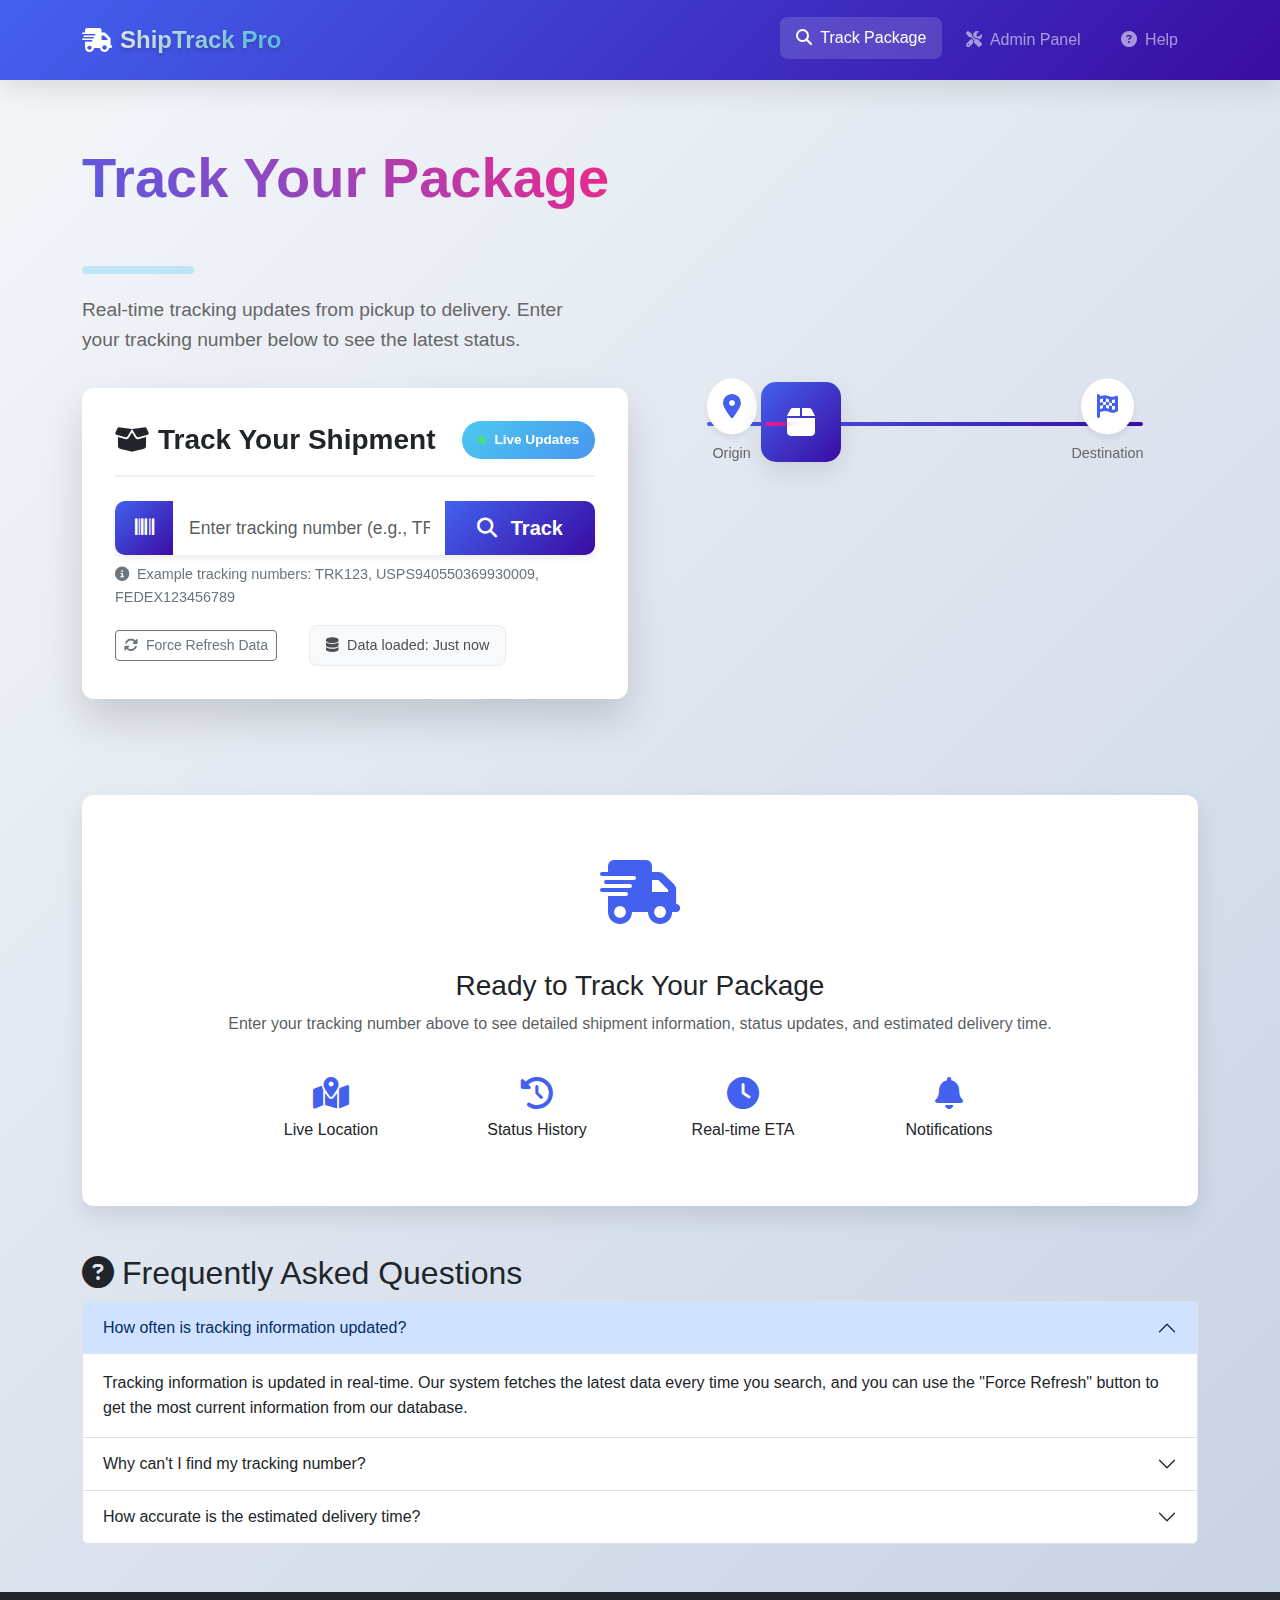
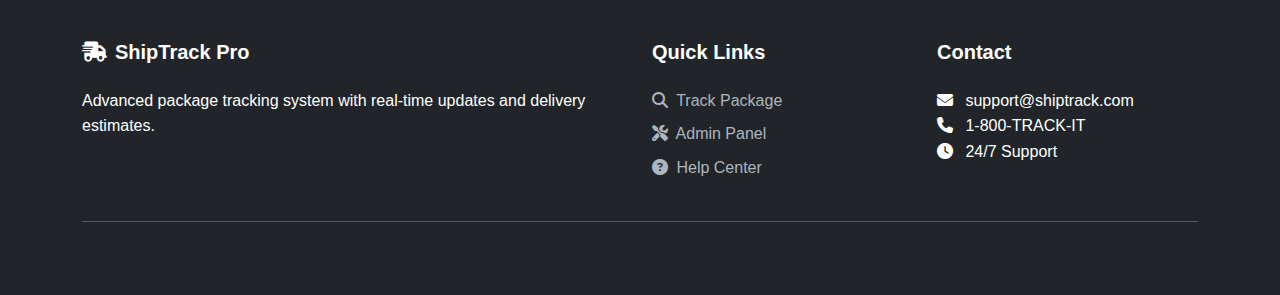
<file: index.html>
<!DOCTYPE html>
<html lang="en">
<head>
    <meta charset="UTF-8">
    <meta name="viewport" content="width=device-width, initial-scale=1.0">
    <title>Track Package | Shipment Tracker</title>
    <link href="https://cdn.jsdelivr.net/npm/bootstrap@5.3.0/dist/css/bootstrap.min.css" rel="stylesheet">
    <link rel="stylesheet" href="https://cdnjs.cloudflare.com/ajax/libs/font-awesome/6.4.0/css/all.min.css">
    <link rel="stylesheet" href="style.css">
    <link rel="icon" type="image/x-icon" href="data:image/svg+xml,<svg xmlns=%22http://www.w3.org/2000/svg%22 viewBox=%220 0 100 100%22><text y=%22.9em%22 font-size=%2290%22>📦</text></svg>">
</head>
<body>
    <!-- Navigation -->
    <nav class="navbar navbar-expand-lg navbar-dark">
        <div class="container">
            <a class="navbar-brand" href="#">
                <i class="fas fa-shipping-fast me-2"></i>
                <span class="brand-text">ShipTrack Pro</span>
            </a>
            <button class="navbar-toggler" type="button" data-bs-toggle="collapse" data-bs-target="#navbarNav">
                <span class="navbar-toggler-icon"></span>
            </button>
            <div class="collapse navbar-collapse" id="navbarNav">
                <ul class="navbar-nav ms-auto">
                    <li class="nav-item">
                        <a class="nav-link active" href="index.html">
                            <i class="fas fa-search me-1"></i> Track Package
                        </a>
                    </li>
                    <li class="nav-item">
                        <a class="nav-link" href="admin.html">
                            <i class="fas fa-tools me-1"></i> Admin Panel
                        </a>
                    </li>
                    <li class="nav-item">
                        <a class="nav-link" href="#faq">
                            <i class="fas fa-question-circle me-1"></i> Help
                        </a>
                    </li>
                </ul>
            </div>
        </div>
    </nav>

    <!-- Hero Section -->
    <div class="hero-section">
        <div class="container">
            <div class="row align-items-center">
                <div class="col-lg-6">
                    <h1 class="hero-title">
                        Track Your Package <span class="highlight">Live</span>
                    </h1>
                    <p class="hero-subtitle">
                        Real-time tracking updates from pickup to delivery. Enter your tracking number below to see the latest status.
                    </p>
                    
                    <!-- Tracking Form -->
                    <div class="tracking-card">
                        <div class="tracking-header">
                            <h3><i class="fas fa-box-open me-2"></i>Track Your Shipment</h3>
                            <div class="tracking-badge">
                                <span class="live-dot"></span> Live Updates
                            </div>
                        </div>
                        
                        <form id="trackingForm" class="tracking-form">
                            <div class="input-group">
                                <span class="input-group-text">
                                    <i class="fas fa-barcode"></i>
                                </span>
                                <input type="text" 
                                       id="t_tracking_id" 
                                       class="form-control form-control-lg" 
                                       placeholder="Enter tracking number (e.g., TRK123456789)" 
                                       required
                                       autocomplete="off">
                                <button type="submit" class="btn btn-primary btn-lg">
                                    <i class="fas fa-search me-2"></i> Track
                                </button>
                            </div>
                            <div class="form-text mt-2">
                                <i class="fas fa-info-circle me-1"></i>
                                Example tracking numbers: TRK123, USPS940550369930009, FEDEX123456789
                            </div>
                        </form>
                        
                        <!-- Refresh Controls -->
                        <div class="refresh-controls mt-3">
                            <button id="refreshBtn" class="btn btn-outline-secondary btn-sm">
                                <i class="fas fa-sync-alt me-1"></i> Force Refresh Data
                            </button>
                            <span class="cache-info ms-3">
                                <i class="fas fa-database me-1"></i>
                                <span id="cacheStatus">Data loaded: Just now</span>
                            </span>
                        </div>
                    </div>
                </div>
                
                <div class="col-lg-6">
                    <div class="illustration">
                        <div class="package-animation">
                            <div class="package">
                                <i class="fas fa-box"></i>
                            </div>
                            <div class="tracking-line">
                                <div class="progress-dot"></div>
                            </div>
                            <div class="locations">
                                <div class="location start">
                                    <i class="fas fa-map-marker-alt"></i>
                                    <span>Origin</span>
                                </div>
                                <div class="location end">
                                    <i class="fas fa-flag-checkered"></i>
                                    <span>Destination</span>
                                </div>
                            </div>
                        </div>
                    </div>
                </div>
            </div>
        </div>
    </div>

    <!-- Results Section -->
    <div class="container mt-5">
        <div id="trackingResult" class="tracking-result">
            <!-- Initial welcome message -->
            <div class="welcome-message text-center py-5">
                <div class="welcome-icon">
                    <i class="fas fa-shipping-fast"></i>
                </div>
                <h3>Ready to Track Your Package</h3>
                <p class="text-muted">Enter your tracking number above to see detailed shipment information, status updates, and estimated delivery time.</p>
                <div class="features mt-4">
                    <div class="row">
                        <div class="col-md-3">
                            <div class="feature-item">
                                <i class="fas fa-map-marked-alt"></i>
                                <span>Live Location</span>
                            </div>
                        </div>
                        <div class="col-md-3">
                            <div class="feature-item">
                                <i class="fas fa-history"></i>
                                <span>Status History</span>
                            </div>
                        </div>
                        <div class="col-md-3">
                            <div class="feature-item">
                                <i class="fas fa-clock"></i>
                                <span>Real-time ETA</span>
                            </div>
                        </div>
                        <div class="col-md-3">
                            <div class="feature-item">
                                <i class="fas fa-bell"></i>
                                <span>Notifications</span>
                            </div>
                        </div>
                    </div>
                </div>
            </div>
        </div>
    </div>

    <!-- FAQ Section -->
    <div class="container mt-5" id="faq">
        <div class="faq-section">
            <h2 class="section-title">
                <i class="fas fa-question-circle me-2"></i>Frequently Asked Questions
            </h2>
            <div class="accordion" id="faqAccordion">
                <div class="accordion-item">
                    <h2 class="accordion-header">
                        <button class="accordion-button" type="button" data-bs-toggle="collapse" data-bs-target="#faq1">
                            How often is tracking information updated?
                        </button>
                    </h2>
                    <div id="faq1" class="accordion-collapse collapse show" data-bs-parent="#faqAccordion">
                        <div class="accordion-body">
                            Tracking information is updated in real-time. Our system fetches the latest data every time you search, and you can use the "Force Refresh" button to get the most current information from our database.
                        </div>
                    </div>
                </div>
                <div class="accordion-item">
                    <h2 class="accordion-header">
                        <button class="accordion-button collapsed" type="button" data-bs-toggle="collapse" data-bs-target="#faq2">
                            Why can't I find my tracking number?
                        </button>
                    </h2>
                    <div id="faq2" class="accordion-collapse collapse" data-bs-parent="#faqAccordion">
                        <div class="accordion-body">
                            Make sure you're entering the exact tracking number provided by the sender. Tracking numbers are case-sensitive. If you still can't find it, contact the sender to verify the tracking number.
                        </div>
                    </div>
                </div>
                <div class="accordion-item">
                    <h2 class="accordion-header">
                        <button class="accordion-button collapsed" type="button" data-bs-toggle="collapse" data-bs-target="#faq3">
                            How accurate is the estimated delivery time?
                        </button>
                    </h2>
                    <div id="faq3" class="accordion-collapse collapse" data-bs-parent="#faqAccordion">
                        <div class="accordion-body">
                            Estimated delivery times are calculated based on distance between origin and destination ZIP codes. They become more accurate when the package is marked as "OUT FOR DELIVERY."
                        </div>
                    </div>
                </div>
            </div>
        </div>
    </div>

    <!-- Footer -->
    <footer class="footer mt-5">
        <div class="container">
            <div class="row">
                <div class="col-md-6">
                    <h5><i class="fas fa-shipping-fast me-2"></i>ShipTrack Pro</h5>
                    <p>Advanced package tracking system with real-time updates and delivery estimates.</p>
                </div>
                <div class="col-md-3">
                    <h5>Quick Links</h5>
                    <ul class="list-unstyled">
                        <li><a href="index.html" class="footer-link"><i class="fas fa-search me-1"></i> Track Package</a></li>
                        <li><a href="admin.html" class="footer-link"><i class="fas fa-tools me-1"></i> Admin Panel</a></li>
                        <li><a href="#faq" class="footer-link"><i class="fas fa-question-circle me-1"></i> Help Center</a></li>
                    </ul>
                </div>
                <div class="col-md-3">
                    <h5>Contact</h5>
                    <ul class="list-unstyled">
                        <li><i class="fas fa-envelope me-2"></i> support@shiptrack.com</li>
                        <li><i class="fas fa-phone me-2"></i> 1-800-TRACK-IT</li>
                        <li><i class="fas fa-clock me-2"></i> 24/7 Support</li>
                    </ul>
                </div>
            </div>
            <hr>
            <div class="row">
                <div class="col-md-6">
                    <span class="text-muted">© 2024 ShipTrack Pro. All rights reserved.</span>
                </div>
                <div class="col-md-6 text-md-end">
                    <span class="text-muted">
                        <i class="fas fa-database me-1"></i>
                        <span id="apiStatus">API: Connected</span>
                    </span>
                </div>
            </div>
        </div>
    </footer>

    <!-- Bootstrap JS -->
    <script src="https://cdn.jsdelivr.net/npm/bootstrap@5.3.0/dist/js/bootstrap.bundle.min.js"></script>
    <!-- Custom JS -->
    <script src="public.js"></script>
    
    <script>
    // Initialize some UI interactions
    document.addEventListener('DOMContentLoaded', function() {
        // Update cache status
        function updateCacheStatus() {
            if (window.dataCache && window.dataCache.timestamp) {
                const age = Math.floor((Date.now() - window.dataCache.timestamp) / 1000);
                let status = 'Just now';
                
                if (age > 60) {
                    const minutes = Math.floor(age / 60);
                    status = `${minutes} minute${minutes > 1 ? 's' : ''} ago`;
                } else if (age > 0) {
                    status = `${age} second${age > 1 ? 's' : ''} ago`;
                }
                
                document.getElementById('cacheStatus').textContent = `Data loaded: ${status}`;
            }
        }
        
        // Update cache status every 10 seconds
        setInterval(updateCacheStatus, 10000);
        updateCacheStatus();
        
        // URL parameter tracking
        const urlParams = new URLSearchParams(window.location.search);
        const trackingId = urlParams.get('tracking');
        
        if (trackingId) {
            const input = document.getElementById('t_tracking_id');
            if (input) {
                input.value = trackingId;
                // Trigger search after a short delay
                setTimeout(() => {
                    document.getElementById('trackingForm').dispatchEvent(new Event('submit'));
                }, 1000);
            }
        }
        
        // Animate the package illustration
        animatePackage();
    });
    
    function animatePackage() {
        const dot = document.querySelector('.progress-dot');
        if (dot) {
            let position = 0;
            setInterval(() => {
                position = (position + 1) % 100;
                dot.style.left = `${position}%`;
            }, 50);
        }
    }
    </script>
</body>
</html>
</file>
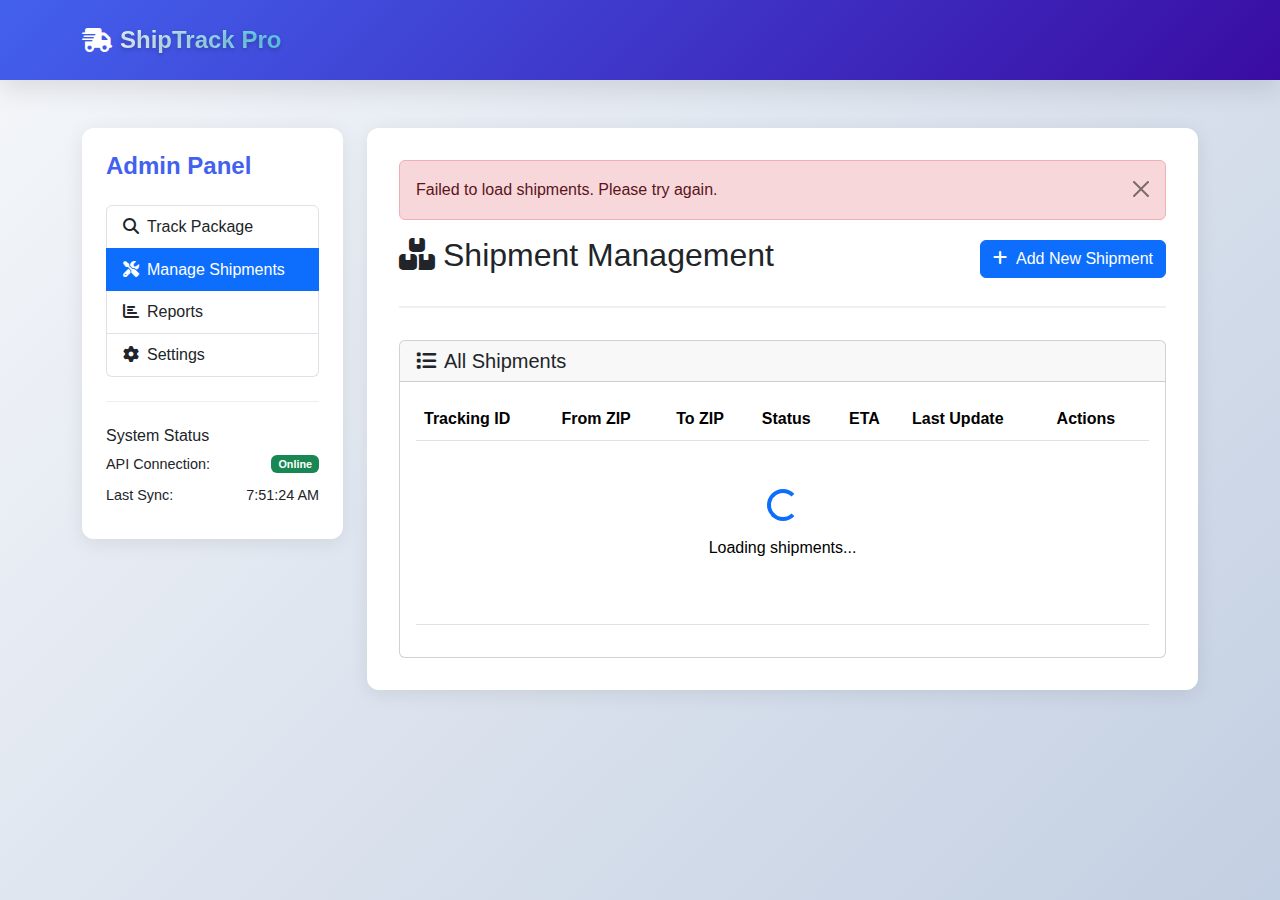
<file: admin.html>
<!DOCTYPE html>
<html lang="en">
<head>
    <meta charset="UTF-8">
    <meta name="viewport" content="width=device-width, initial-scale=1.0">
    <title>Admin Panel | ShipTrack Pro</title>
    <link href="https://cdn.jsdelivr.net/npm/bootstrap@5.3.0/dist/css/bootstrap.min.css" rel="stylesheet">
    <link rel="stylesheet" href="https://cdnjs.cloudflare.com/ajax/libs/font-awesome/6.4.0/css/all.min.css">
    <link rel="stylesheet" href="style.css">
</head>
<body>
    <nav class="navbar navbar-expand-lg navbar-dark">
        <div class="container">
            <a class="navbar-brand" href="index.html">
                <i class="fas fa-shipping-fast me-2"></i>
                <span class="brand-text">ShipTrack Pro</span>
            </a>
        </div>
    </nav>

    <div class="container mt-5">
        <div class="row">
            <div class="col-lg-3">
                <div class="admin-sidebar">
                    <h4 class="sidebar-title">Admin Panel</h4>
                    <div class="list-group">
                        <a href="index.html" class="list-group-item list-group-item-action">
                            <i class="fas fa-search me-2"></i>Track Package
                        </a>
                        <a href="admin.html" class="list-group-item list-group-item-action active">
                            <i class="fas fa-tools me-2"></i>Manage Shipments
                        </a>
                        <a href="#reports" class="list-group-item list-group-item-action">
                            <i class="fas fa-chart-bar me-2"></i>Reports
                        </a>
                        <a href="#settings" class="list-group-item list-group-item-action">
                            <i class="fas fa-cog me-2"></i>Settings
                        </a>
                    </div>
                    
                    <div class="sidebar-stats mt-4">
                        <h6>System Status</h6>
                        <div class="stat-item">
                            <span>API Connection:</span>
                            <span class="badge bg-success">Online</span>
                        </div>
                        <div class="stat-item">
                            <span>Last Sync:</span>
                            <span id="lastSync">Just now</span>
                        </div>
                    </div>
                </div>
            </div>
            
            <div class="col-lg-9">
                <div class="admin-content">
                    <div class="admin-header">
                        <h2><i class="fas fa-boxes me-2"></i>Shipment Management</h2>
                        <button class="btn btn-primary" data-bs-toggle="modal" data-bs-target="#addShipmentModal">
                            <i class="fas fa-plus me-2"></i>Add New Shipment
                        </button>
                    </div>
                    
                    <div class="card mt-4">
                        <div class="card-header">
                            <h5 class="mb-0"><i class="fas fa-list me-2"></i>All Shipments</h5>
                        </div>
                        <div class="card-body">
                            <div class="table-responsive">
                                <table class="table table-hover" id="shipmentsTable">
                                    <thead>
                                        <tr>
                                            <th>Tracking ID</th>
                                            <th>From ZIP</th>
                                            <th>To ZIP</th>
                                            <th>Status</th>
                                            <th>ETA</th>
                                            <th>Last Update</th>
                                            <th>Actions</th>
                                        </tr>
                                    </thead>
                                    <tbody>
                                        <!-- Data will be loaded here -->
                                        <tr id="loadingRow">
                                            <td colspan="7" class="text-center py-5">
                                                <div class="spinner-border text-primary" role="status">
                                                    <span class="visually-hidden">Loading...</span>
                                                </div>
                                                <p class="mt-2">Loading shipments...</p>
                                            </td>
                                        </tr>
                                    </tbody>
                                </table>
                            </div>
                        </div>
                    </div>
                </div>
            </div>
        </div>
    </div>

    <!-- Add Shipment Modal -->
    <div class="modal fade" id="addShipmentModal" tabindex="-1">
        <div class="modal-dialog modal-lg">
            <div class="modal-content">
                <div class="modal-header">
                    <h5 class="modal-title"><i class="fas fa-plus-circle me-2"></i>Add New Shipment</h5>
                    <button type="button" class="btn-close" data-bs-dismiss="modal"></button>
                </div>
                <div class="modal-body">
                    <form id="addShipmentForm">
                        <div class="row">
                            <div class="col-md-6 mb-3">
                                <label class="form-label">Tracking ID *</label>
                                <input type="text" class="form-control" id="newTrackingId" required>
                            </div>
                            <div class="col-md-6 mb-3">
                                <label class="form-label">Status *</label>
                                <select class="form-select" id="newStatus" required>
                                    <option value="">Select Status</option>
                                    <option value="INFO_RECEIVED">Info Received</option>
                                    <option value="PICKED_UP">Picked Up</option>
                                    <option value="LOCAL_ARRIVAL_SCAN">Arrival Scan</option>
                                    <option value="LOCAL_PROCESSED">Processed</option>
                                    <option value="LOCAL_DEPART_SCAN">Depart Scan</option>
                                    <option value="IN_TRANSIT">In Transit</option>
                                    <option value="OUT_FOR_DELIVERY">Out for Delivery</option>
                                    <option value="DELIVERED">Delivered</option>
                                </select>
                            </div>
                        </div>
                        <div class="row">
                            <div class="col-md-6 mb-3">
                                <label class="form-label">From ZIP Code *</label>
                                <input type="text" class="form-control" id="newFromZip" pattern="\d{5}(-\d{4})?" required>
                            </div>
                            <div class="col-md-6 mb-3">
                                <label class="form-label">To ZIP Code *</label>
                                <input type="text" class="form-control" id="newToZip" pattern="\d{5}(-\d{4})?" required>
                            </div>
                        </div>
                        <div class="row">
                            <div class="col-md-6 mb-3">
                                <label class="form-label">Estimated Days</label>
                                <input type="number" class="form-control" id="newDays" min="1" max="30" value="3">
                            </div>
                            <div class="col-md-6 mb-3">
                                <label class="form-label">ETA Date & Time</label>
                                <input type="datetime-local" class="form-control" id="newEta">
                            </div>
                        </div>
                        <div class="alert alert-info">
                            <i class="fas fa-info-circle me-2"></i>
                            ETA will be automatically calculated based on ZIP codes if not specified.
                        </div>
                    </form>
                </div>
                <div class="modal-footer">
                    <button type="button" class="btn btn-secondary" data-bs-dismiss="modal">Cancel</button>
                    <button type="button" class="btn btn-primary" onclick="adminManager.addShipment()">
                        <i class="fas fa-save me-2"></i>Save Shipment
                    </button>
                </div>
            </div>
        </div>
    </div>

    <!-- Edit Shipment Modal -->
    <div class="modal fade" id="editShipmentModal" tabindex="-1">
        <div class="modal-dialog modal-lg">
            <div class="modal-content">
                <div class="modal-header">
                    <h5 class="modal-title"><i class="fas fa-edit me-2"></i>Edit Shipment</h5>
                    <button type="button" class="btn-close" data-bs-dismiss="modal"></button>
                </div>
                <div class="modal-body">
                    <form id="editShipmentForm">
                        <input type="hidden" id="editRowIndex">
                        <div class="row">
                            <div class="col-md-6 mb-3">
                                <label class="form-label">Tracking ID</label>
                                <input type="text" class="form-control" id="editTrackingId" readonly>
                            </div>
                            <div class="col-md-6 mb-3">
                                <label class="form-label">Status *</label>
                                <select class="form-select" id="editStatus" required>
                                    <option value="">Select Status</option>
                                    <option value="INFO_RECEIVED">Info Received</option>
                                    <option value="PICKED_UP">Picked Up</option>
                                    <option value="LOCAL_ARRIVAL_SCAN">Arrival Scan</option>
                                    <option value="LOCAL_PROCESSED">Processed</option>
                                    <option value="LOCAL_DEPART_SCAN">Depart Scan</option>
                                    <option value="IN_TRANSIT">In Transit</option>
                                    <option value="OUT_FOR_DELIVERY">Out for Delivery</option>
                                    <option value="DELIVERED">Delivered</option>
                                </select>
                            </div>
                        </div>
                        <div class="row">
                            <div class="col-md-6 mb-3">
                                <label class="form-label">From ZIP Code *</label>
                                <input type="text" class="form-control" id="editFromZip" pattern="\d{5}(-\d{4})?" required>
                            </div>
                            <div class="col-md-6 mb-3">
                                <label class="form-label">To ZIP Code *</label>
                                <input type="text" class="form-control" id="editToZip" pattern="\d{5}(-\d{4})?" required>
                            </div>
                        </div>
                        <div class="row">
                            <div class="col-md-6 mb-3">
                                <label class="form-label">Estimated Days</label>
                                <input type="number" class="form-control" id="editDays" min="1" max="30">
                            </div>
                            <div class="col-md-6 mb-3">
                                <label class="form-label">ETA Date & Time</label>
                                <input type="datetime-local" class="form-control" id="editEta">
                            </div>
                        </div>
                    </form>
                </div>
                <div class="modal-footer">
                    <button type="button" class="btn btn-secondary" data-bs-dismiss="modal">Cancel</button>
                    <button type="button" class="btn btn-primary" onclick="adminManager.updateShipment()">
                        <i class="fas fa-save me-2"></i>Update Shipment
                    </button>
                </div>
            </div>
        </div>
    </div>

    <script src="https://cdn.jsdelivr.net/npm/bootstrap@5.3.0/dist/js/bootstrap.bundle.min.js"></script>
    <script src="admin.js"></script>
    <style>
        .admin-sidebar {
            background: white;
            border-radius: 12px;
            padding: 1.5rem;
            box-shadow: 0 4px 20px rgba(0,0,0,0.08);
            height: fit-content;
            position: sticky;
            top: 2rem;
        }
        
        .sidebar-title {
            color: var(--primary-color);
            margin-bottom: 1.5rem;
            font-weight: 600;
        }
        
        .sidebar-stats {
            border-top: 1px solid #eee;
            padding-top: 1.5rem;
        }
        
        .stat-item {
            display: flex;
            justify-content: space-between;
            align-items: center;
            margin-bottom: 0.5rem;
            font-size: 0.9rem;
        }
        
        .admin-content {
            background: white;
            border-radius: 12px;
            padding: 2rem;
            box-shadow: 0 4px 20px rgba(0,0,0,0.08);
        }
        
        .admin-header {
            display: flex;
            justify-content: space-between;
            align-items: center;
            margin-bottom: 2rem;
            padding-bottom: 1.5rem;
            border-bottom: 2px solid #f0f0f0;
        }
    </style>
</body>
</html>
</file>
<file: style.css>
/* ===============================
   GLOBAL STYLES
   =============================== */

:root {
    --primary-color: #4361ee;
    --secondary-color: #3a0ca3;
    --success-color: #4cc9f0;
    --warning-color: #f72585;
    --info-color: #7209b7;
    --dark-color: #212529;
    --light-color: #f8f9fa;
    --gradient-primary: linear-gradient(135deg, #4361ee 0%, #3a0ca3 100%);
    --gradient-secondary: linear-gradient(135deg, #f72585 0%, #b5179e 100%);
    --gradient-success: linear-gradient(135deg, #4cc9f0 0%, #4895ef 100%);
    --shadow-sm: 0 4px 6px rgba(0, 0, 0, 0.07);
    --shadow-md: 0 10px 25px rgba(0, 0, 0, 0.1);
    --shadow-lg: 0 20px 40px rgba(0, 0, 0, 0.15);
    --border-radius: 12px;
    --transition: all 0.3s cubic-bezier(0.4, 0, 0.2, 1);
}

* {
    margin: 0;
    padding: 0;
    box-sizing: border-box;
}

body {
    font-family: 'Segoe UI', Tahoma, Geneva, Verdana, sans-serif;
    background: linear-gradient(135deg, #f5f7fa 0%, #c3cfe2 100%);
    min-height: 100vh;
    color: var(--dark-color);
    line-height: 1.6;
}

/* ===============================
   NAVIGATION
   =============================== */

.navbar {
    background: var(--gradient-primary);
    padding: 1rem 0;
    box-shadow: var(--shadow-md);
    position: sticky;
    top: 0;
    z-index: 1000;
}

.navbar-brand {
    font-size: 1.5rem;
    font-weight: 700;
    display: flex;
    align-items: center;
}

.brand-text {
    background: linear-gradient(45deg, #fff, #4cc9f0);
    -webkit-background-clip: text;
    background-clip: text;
    color: transparent;
    text-shadow: 0 2px 4px rgba(0, 0, 0, 0.2);
}

.nav-link {
    font-weight: 500;
    padding: 0.5rem 1rem !important;
    border-radius: 8px;
    transition: var(--transition);
    margin: 0 0.25rem;
}

.nav-link:hover, .nav-link.active {
    background: rgba(255, 255, 255, 0.15);
    transform: translateY(-2px);
}

/* ===============================
   HERO SECTION
   =============================== */

.hero-section {
    padding: 4rem 0 3rem;
    background: transparent;
}

.hero-title {
    font-size: 3.5rem;
    font-weight: 800;
    margin-bottom: 1rem;
    line-height: 1.2;
    background: linear-gradient(45deg, var(--primary-color), var(--warning-color));
    -webkit-background-clip: text;
    background-clip: text;
    color: transparent;
}

.highlight {
    position: relative;
    display: inline-block;
}

.highlight::after {
    content: '';
    position: absolute;
    bottom: 5px;
    left: 0;
    width: 100%;
    height: 8px;
    background: var(--success-color);
    opacity: 0.3;
    z-index: -1;
    border-radius: 4px;
}

.hero-subtitle {
    font-size: 1.2rem;
    color: #666;
    margin-bottom: 2rem;
    max-width: 90%;
}

/* ===============================
   TRACKING CARD
   =============================== */

.tracking-card {
    background: white;
    border-radius: var(--border-radius);
    padding: 2rem;
    box-shadow: var(--shadow-lg);
    border: 1px solid rgba(255, 255, 255, 0.2);
    backdrop-filter: blur(10px);
    transition: var(--transition);
}

.tracking-card:hover {
    transform: translateY(-5px);
    box-shadow: var(--shadow-lg), 0 10px 30px rgba(67, 97, 238, 0.2);
}

.tracking-header {
    display: flex;
    justify-content: space-between;
    align-items: center;
    margin-bottom: 1.5rem;
    padding-bottom: 1rem;
    border-bottom: 2px solid #f0f0f0;
}

.tracking-header h3 {
    margin: 0;
    color: var(--dark-color);
    font-weight: 600;
    display: flex;
    align-items: center;
}

.tracking-badge {
    background: var(--gradient-success);
    color: white;
    padding: 0.5rem 1rem;
    border-radius: 50px;
    font-size: 0.85rem;
    font-weight: 600;
    display: flex;
    align-items: center;
    gap: 0.5rem;
}

.live-dot {
    width: 8px;
    height: 8px;
    background: #4ade80;
    border-radius: 50%;
    animation: pulse 2s infinite;
}

@keyframes pulse {
    0% { opacity: 1; }
    50% { opacity: 0.5; }
    100% { opacity: 1; }
}

.tracking-form .input-group {
    border-radius: 10px;
    overflow: hidden;
    box-shadow: var(--shadow-sm);
}

.tracking-form .input-group-text {
    background: var(--gradient-primary);
    color: white;
    border: none;
    font-size: 1.2rem;
    padding: 0.75rem 1.25rem;
}

.tracking-form .form-control {
    border: none;
    padding: 0.75rem 1rem;
    font-size: 1.1rem;
    transition: var(--transition);
}

.tracking-form .form-control:focus {
    box-shadow: none;
    border-color: var(--primary-color);
}

.tracking-form .btn-primary {
    background: var(--gradient-primary);
    border: none;
    padding: 0.75rem 2rem;
    font-weight: 600;
    transition: var(--transition);
}

.tracking-form .btn-primary:hover {
    transform: translateY(-2px);
    box-shadow: 0 10px 20px rgba(67, 97, 238, 0.3);
}

.form-text {
    color: #6c757d;
    font-size: 0.9rem;
}

.refresh-controls {
    display: flex;
    align-items: center;
    flex-wrap: wrap;
    gap: 1rem;
}

.cache-info {
    background: #f8f9fa;
    padding: 0.5rem 1rem;
    border-radius: 8px;
    font-size: 0.9rem;
    color: #495057;
    border: 1px solid #e9ecef;
}

/* ===============================
   ILLUSTRATION
   =============================== */

.illustration {
    position: relative;
    height: 400px;
    display: flex;
    align-items: center;
    justify-content: center;
}

.package-animation {
    width: 100%;
    height: 300px;
    position: relative;
}

.package {
    position: absolute;
    left: 20%;
    top: 50%;
    transform: translateY(-50%);
    width: 80px;
    height: 80px;
    background: var(--gradient-primary);
    border-radius: 15px;
    display: flex;
    align-items: center;
    justify-content: center;
    font-size: 2rem;
    color: white;
    animation: float 3s ease-in-out infinite;
    box-shadow: var(--shadow-md);
    z-index: 2;
}

@keyframes float {
    0%, 100% { transform: translateY(-50%) translateX(0); }
    50% { transform: translateY(-50%) translateX(20px); }
}

.tracking-line {
    position: absolute;
    top: 50%;
    left: 10%;
    right: 10%;
    height: 4px;
    background: #e9ecef;
    border-radius: 2px;
    overflow: hidden;
}

.tracking-line::after {
    content: '';
    position: absolute;
    top: 0;
    left: 0;
    height: 100%;
    width: 100%;
    background: var(--gradient-primary);
    animation: progress 3s linear infinite;
}

@keyframes progress {
    0% { transform: translateX(-100%); }
    100% { transform: translateX(100%); }
}

.progress-dot {
    position: absolute;
    top: 50%;
    width: 20px;
    height: 20px;
    background: var(--gradient-secondary);
    border-radius: 50%;
    transform: translate(-50%, -50%);
    box-shadow: 0 0 20px rgba(247, 37, 133, 0.5);
    z-index: 3;
}

.locations {
    position: absolute;
    top: 50%;
    left: 10%;
    right: 10%;
    transform: translateY(-50%);
    display: flex;
    justify-content: space-between;
}

.location {
    display: flex;
    flex-direction: column;
    align-items: center;
    gap: 0.5rem;
}

.location i {
    font-size: 1.5rem;
    color: var(--primary-color);
    background: white;
    padding: 1rem;
    border-radius: 50%;
    box-shadow: var(--shadow-sm);
}

.location span {
    font-size: 0.9rem;
    color: #666;
    font-weight: 500;
}

/* ===============================
   RESULTS DISPLAY
   =============================== */

.tracking-result {
    min-height: 400px;
    transition: var(--transition);
}

.welcome-message {
    background: white;
    border-radius: var(--border-radius);
    padding: 3rem;
    box-shadow: var(--shadow-md);
}

.welcome-icon {
    font-size: 4rem;
    color: var(--primary-color);
    margin-bottom: 1.5rem;
}

.features {
    max-width: 800px;
    margin: 0 auto;
}

.feature-item {
    text-align: center;
    padding: 1rem;
    border-radius: 10px;
    transition: var(--transition);
    cursor: default;
}

.feature-item:hover {
    background: #f8f9fa;
    transform: translateY(-5px);
}

.feature-item i {
    font-size: 2rem;
    color: var(--primary-color);
    margin-bottom: 0.5rem;
    display: block;
}

.feature-item span {
    font-weight: 500;
    color: var(--dark-color);
}

/* ===============================
   TRACKING DETAILS CARD
   =============================== */

.tracking-details {
    background: white;
    border-radius: var(--border-radius);
    padding: 2rem;
    box-shadow: var(--shadow-lg);
    animation: slideIn 0.5s ease-out;
}

@keyframes slideIn {
    from {
        opacity: 0;
        transform: translateY(20px);
    }
    to {
        opacity: 1;
        transform: translateY(0);
    }
}

.details-header {
    display: flex;
    justify-content: space-between;
    align-items: center;
    margin-bottom: 2rem;
    padding-bottom: 1.5rem;
    border-bottom: 2px solid #f0f0f0;
}

.tracking-id-display {
    background: linear-gradient(45deg, #f8f9fa, #e9ecef);
    padding: 0.75rem 1.5rem;
    border-radius: 50px;
    font-family: 'Courier New', monospace;
    font-weight: 600;
    color: var(--dark-color);
    border: 2px solid #dee2e6;
}

.status-badge {
    padding: 0.5rem 1.5rem;
    border-radius: 50px;
    font-weight: 600;
    font-size: 0.9rem;
    text-transform: uppercase;
    letter-spacing: 0.5px;
}

.status-delivered { background: linear-gradient(45deg, #d4edda, #c3e6cb); color: #155724; }
.status-out-for-delivery { background: linear-gradient(45deg, #fff3cd, #ffeaa7); color: #856404; }
.status-in-transit { background: linear-gradient(45deg, #d1ecf1, #bee5eb); color: #0c5460; }
.status-info-received { background: linear-gradient(45deg, #e2e3e5, #d6d8db); color: #383d41; }

.details-grid {
    display: grid;
    grid-template-columns: repeat(auto-fit, minmax(250px, 1fr));
    gap: 1.5rem;
    margin-bottom: 2rem;
}

.detail-item {
    background: #f8f9fa;
    padding: 1.25rem;
    border-radius: 10px;
    border-left: 4px solid var(--primary-color);
}

.detail-label {
    font-size: 0.85rem;
    color: #6c757d;
    text-transform: uppercase;
    letter-spacing: 0.5px;
    margin-bottom: 0.5rem;
    font-weight: 600;
}

.detail-value {
    font-size: 1.25rem;
    font-weight: 600;
    color: var(--dark-color);
}

/* ===============================
   STATUS PROGRESS BAR
   =============================== */

.status-progress {
    margin: 2.5rem 0;
}

.progress-bar-container {
    position: relative;
    height: 60px;
    margin: 2rem 0;
}

.progress-track {
    position: absolute;
    top: 50%;
    left: 0;
    right: 0;
    height: 8px;
    background: #e9ecef;
    border-radius: 4px;
    transform: translateY(-50%);
}

.progress-fill {
    position: absolute;
    top: 50%;
    left: 0;
    height: 8px;
    background: var(--gradient-primary);
    border-radius: 4px;
    transform: translateY(-50%);
    transition: width 1s ease-in-out;
}

.progress-milestones {
    position: relative;
    display: flex;
    justify-content: space-between;
    margin-top: 1rem;
}

.milestone {
    text-align: center;
    width: 80px;
    position: relative;
    z-index: 2;
}

.milestone-dot {
    width: 24px;
    height: 24px;
    background: white;
    border: 3px solid #e9ecef;
    border-radius: 50%;
    margin: 0 auto 0.5rem;
    position: relative;
    transition: var(--transition);
}

.milestone.active .milestone-dot {
    background: var(--primary-color);
    border-color: var(--primary-color);
    transform: scale(1.2);
    box-shadow: 0 0 0 5px rgba(67, 97, 238, 0.1);
}

.milestone.completed .milestone-dot {
    background: var(--primary-color);
    border-color: var(--primary-color);
}

.milestone.completed .milestone-dot::after {
    content: '✓';
    position: absolute;
    top: 50%;
    left: 50%;
    transform: translate(-50%, -50%);
    color: white;
    font-size: 0.8rem;
}

.milestone-label {
    font-size: 0.75rem;
    color: #6c757d;
    font-weight: 500;
}

.milestone.active .milestone-label {
    color: var(--primary-color);
    font-weight: 600;
}

/* ===============================
   ETA CARD
   =============================== */

.eta-card {
    background: linear-gradient(135deg, #667eea 0%, #764ba2 100%);
    color: white;
    border-radius: var(--border-radius);
    padding: 2rem;
    margin: 2rem 0;
    box-shadow: var(--shadow-lg);
}

.eta-header {
    display: flex;
    align-items: center;
    gap: 1rem;
    margin-bottom: 1.5rem;
}

.eta-header i {
    font-size: 2rem;
    opacity: 0.9;
}

.eta-time {
    font-size: 2.5rem;
    font-weight: 700;
    margin-bottom: 0.5rem;
    text-shadow: 0 2px 4px rgba(0, 0, 0, 0.2);
}

.eta-note {
    opacity: 0.9;
    font-size: 0.95rem;
}

/* ===============================
   MAP VISUALIZATION
   =============================== */

.map-container {
    background: #f8f9fa;
    border-radius: var(--border-radius);
    padding: 2rem;
    margin: 2rem 0;
    position: relative;
    overflow: hidden;
}

.map-visualization {
    height: 200px;
    background: linear-gradient(45deg, #e3f2fd, #bbdefb);
    border-radius: 10px;
    position: relative;
    overflow: hidden;
}

.map-route {
    position: absolute;
    top: 50%;
    left: 20%;
    right: 20%;
    height: 4px;
    background: var(--primary-color);
    transform: translateY(-50%);
}

.map-point {
    position: absolute;
    top: 50%;
    transform: translate(-50%, -50%);
    width: 12px;
    height: 12px;
    background: white;
    border: 3px solid var(--primary-color);
    border-radius: 50%;
}

.map-point.start { left: 20%; }
.map-point.current { 
    left: 60%; 
    animation: pulse 2s infinite;
}
.map-point.end { left: 80%; }

.map-labels {
    display: flex;
    justify-content: space-between;
    margin-top: 1rem;
}

.map-label {
    text-align: center;
    font-size: 0.9rem;
    color: #666;
}

/* ===============================
   HISTORY TIMELINE
   =============================== */

.history-timeline {
    margin: 2rem 0;
}

.timeline-item {
    position: relative;
    padding-left: 2rem;
    margin-bottom: 2rem;
    border-left: 2px solid #e9ecef;
}

.timeline-item:last-child {
    border-left-color: transparent;
}

.timeline-dot {
    position: absolute;
    left: -7px;
    top: 0;
    width: 12px;
    height: 12px;
    background: var(--primary-color);
    border-radius: 50%;
}

.timeline-content {
    background: #f8f9fa;
    padding: 1rem;
    border-radius: 8px;
}

.timeline-time {
    font-size: 0.85rem;
    color: #6c757d;
    margin-bottom: 0.25rem;
}

.timeline-event {
    font-weight: 500;
    color: var(--dark-color);
}

/* ===============================
   ERROR & LOADING STATES
   =============================== */

.error-state, .loading-state, .not-found-state {
    text-align: center;
    padding: 4rem 2rem;
    background: white;
    border-radius: var(--border-radius);
    box-shadow: var(--shadow-md);
}

.error-icon, .loading-icon {
    font-size: 4rem;
    margin-bottom: 1.5rem;
}

.error-icon { color: #dc3545; }
.loading-icon { 
    color: var(--primary-color);
    animation: spin 1s linear infinite;
}

@keyframes spin {
    100% { transform: rotate(360deg); }
}

.loading-dots {
    display: flex;
    justify-content: center;
    gap: 0.5rem;
    margin-top: 1rem;
}

.loading-dots span {
    width: 8px;
    height: 8px;
    background: var(--primary-color);
    border-radius: 50%;
    animation: bounce 1.4s infinite;
}

.loading-dots span:nth-child(2) { animation-delay: 0.2s; }
.loading-dots span:nth-child(3) { animation-delay: 0.4s; }

@keyframes bounce {
    0%, 80%, 100% { transform: scale(0); }
    40% { transform: scale(1); }
}

/* ===============================
   FOOTER
   =============================== */

.footer {
    background: var(--dark-color);
    color: white;
    padding: 3rem 0 2rem;
    margin-top: 4rem;
}

.footer h5 {
    color: white;
    margin-bottom: 1.5rem;
    font-weight: 600;
}

.footer-link {
    color: #adb5bd;
    text-decoration: none;
    transition: var(--transition);
    display: inline-block;
    margin-bottom: 0.5rem;
}

.footer-link:hover {
    color: white;
    transform: translateX(5px);
}

/* ===============================
   RESPONSIVE DESIGN
   =============================== */

@media (max-width: 992px) {
    .hero-title {
        font-size: 2.5rem;
    }
    
    .illustration {
        height: 300px;
        margin-top: 2rem;
    }
}

@media (max-width: 768px) {
    .hero-section {
        padding: 2rem 0;
    }
    
    .tracking-header {
        flex-direction: column;
        align-items: flex-start;
        gap: 1rem;
    }
    
    .details-grid {
        grid-template-columns: 1fr;
    }
    
    .features .row {
        gap: 1rem;
    }
}

@media (max-width: 576px) {
    .hero-title {
        font-size: 2rem;
    }
    
    .tracking-form .input-group {
        flex-direction: column;
    }
    
    .tracking-form .input-group > * {
        width: 100%;
        border-radius: 10px !important;
        margin-bottom: 0.5rem;
    }
    
    .refresh-controls {
        flex-direction: column;
        align-items: flex-start;
    }
}
</file>
